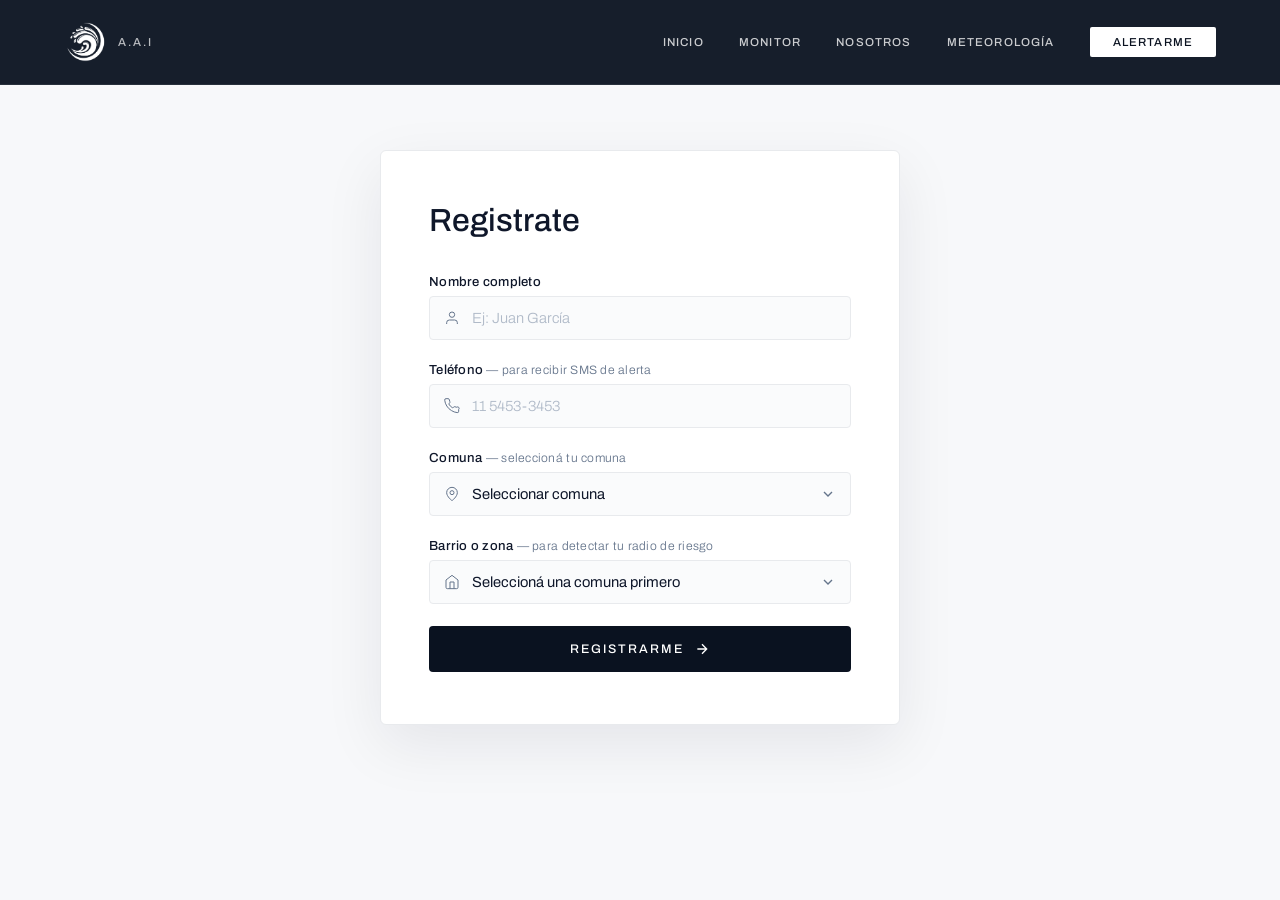
<file: esqueletos/Alerta.html>
<!DOCTYPE html>
<html lang="es" xmlns:th="http://www.thymeleaf.org">
<head>
    <meta charset="UTF-8">
    <meta name="viewport" content="width=device-width, initial-scale=1.0">
    <title>Alertarme | Alerta Agua</title>
    <link rel="preconnect" href="https://fonts.googleapis.com">
    <link href="https://fonts.googleapis.com/css2?family=Outfit:wght@300;400;500;600;700&family=Playfair+Display:ital,wght@0,400;1,400&display=swap" rel="stylesheet">
    <link rel="stylesheet" href="../estilos/AlertaStyle.css">
</head>
<body>

<nav class="navbar" id="navbar">
    <div class="nav-container">
        <a th:href="@{/}" href="../index.html" class="logo-wrapper">
            <img src="../imagenes/WhatsApp_Image_2026-04-23_at_10.22.41_PM-modified-removebg-preview.png"
                 class="main-logo" alt="Alerta Agua" />
            <span class="logo-subtext">A.A.I</span>
        </a>
        <div class="nav-menu">
            <a th:href="@{/}"                    href="../index.html">Inicio</a>
            <a th:href="@{/monitor-historico}"   href="Monitor.html">Monitor</a>
            <a th:href="@{/nosotros}"            href="Nosotros.html">Nosotros</a>
            <a th:href="@{/meteorologico}"       href="Meteorologia.html">Meteorología</a>
            <a th:href="@{/registro-inundacion}" href="Alerta.html" class="btn-nav active-link">Alertarme</a>
        </div>
        <button class="hamburger" id="hamburger" aria-label="Menú">
            <span></span><span></span><span></span>
        </button>
    </div>
</nav>

<section class="form-section">
    <div class="form-card">

        <div class="form-header">
            <h2 class="form-title">Registrate</h2>
        </div>

        <form th:action="@{/registro}" th:object="${usuarioForm}"
              action="registroExitoso.html" method="post" novalidate>

            <!-- Nombre -->
            <div class="field">
                <label for="nombre">Nombre completo</label>
                <div class="input-wrap">
                    <svg class="input-icon" viewBox="0 0 24 24" fill="none" stroke="currentColor" stroke-width="1.5">
                        <path d="M20 21v-2a4 4 0 0 0-4-4H8a4 4 0 0 0-4 4v2"/>
                        <circle cx="12" cy="7" r="4"/>
                    </svg>
                    <input id="nombre" type="text"
                           th:field="*{nombre}"
                           name="nombre"
                           placeholder="Ej: Juan García"
                           autocomplete="name" required />
                </div>
                <span class="field-error" th:errors="*{nombre}"></span>
            </div>

            <!-- Teléfono -->
            <div class="field">
                <label for="telefono">
                    Teléfono
                    <span class="label-hint">— para recibir SMS de alerta</span>
                </label>
                <div class="input-wrap">
                    <svg class="input-icon" viewBox="0 0 24 24" fill="none" stroke="currentColor" stroke-width="1.5">
                        <path d="M22 16.92v3a2 2 0 0 1-2.18 2 19.8 19.8 0 0 1-8.63-3.07A19.5 19.5 0 0 1 4.15 12a19.8 19.8 0 0 1-3.07-8.67A2 2 0 0 1 3.06 1h3a2 2 0 0 1 2 1.72c.13.96.36 1.9.7 2.81a2 2 0 0 1-.45 2.11L7.09 8.91a16 16 0 0 0 6 6l1.27-1.27a2 2 0 0 1 2.11-.45c.9.34 1.85.57 2.81.7A2 2 0 0 1 22 16.92z"/>
                    </svg>
                    <input id="telefono" type="tel"
                           th:field="*{telefono}"
                           name="telefono"
                           placeholder="11 5453-3453"
                           autocomplete="tel" required />
                </div>
                <span class="field-error" th:errors="*{telefono}"></span>
            </div>

            <!-- Comuna -->
            <div class="field">
                <label for="comuna">
                    Comuna
                    <span class="label-hint">— seleccioná tu comuna</span>
                </label>
                <div class="input-wrap">
                    <svg class="input-icon" viewBox="0 0 24 24" fill="none" stroke="currentColor" stroke-width="1.5">
                        <path d="M20 10c0 6-8 12-8 12S4 16 4 10a8 8 0 1 1 16 0z"/>
                        <circle cx="12" cy="10" r="3"/>
                    </svg>
                    <select id="comuna" name="comuna" required>
                        <option value="">Seleccionar comuna</option>
                        <option value="Comuna 1">Comuna 1</option>
                        <option value="Comuna 2">Comuna 2</option>
                        <option value="Comuna 3">Comuna 3</option>
                        <option value="Comuna 4">Comuna 4</option>
                        <option value="Comuna 5">Comuna 5</option>
                        <option value="Comuna 6">Comuna 6</option>
                        <option value="Comuna 7">Comuna 7</option>
                        <option value="Comuna 8">Comuna 8</option>
                        <option value="Comuna 9">Comuna 9</option>
                        <option value="Comuna 10">Comuna 10</option>
                        <option value="Comuna 11">Comuna 11</option>
                        <option value="Comuna 12">Comuna 12</option>
                        <option value="Comuna 13">Comuna 13</option>
                        <option value="Comuna 14">Comuna 14</option>
                        <option value="Comuna 15">Comuna 15</option>
                    </select>
                    <svg class="select-arrow" viewBox="0 0 24 24" fill="none" stroke="currentColor" stroke-width="2">
                        <polyline points="6 9 12 15 18 9"/>
                    </svg>
                </div>
            </div>

            <!-- Barrio / Zona (dinámico según comuna) -->
            <div class="field">
                <label for="direccion">
                    Barrio o zona
                    <span class="label-hint">— para detectar tu radio de riesgo</span>
                </label>
                <div class="input-wrap">
                    <svg class="input-icon" viewBox="0 0 24 24" fill="none" stroke="currentColor" stroke-width="1.5">
                        <path d="M3 9l9-7 9 7v11a2 2 0 0 1-2 2H5a2 2 0 0 1-2-2z"/>
                        <polyline points="9 22 9 12 15 12 15 22"/>
                    </svg>
                    <select id="direccion"
                            th:field="*{direccion}"
                            name="direccion"
                            required>
                        <option value="">Seleccioná una comuna primero</option>
                    </select>
                    <svg class="select-arrow" viewBox="0 0 24 24" fill="none" stroke="currentColor" stroke-width="2">
                        <polyline points="6 9 12 15 18 9"/>
                    </svg>
                </div>
                <span class="field-error" th:errors="*{direccion}"></span>
            </div>

            <button type="submit" class="submit-btn">
                <span>Registrarme</span>
                <svg viewBox="0 0 24 24" fill="none" stroke="currentColor" stroke-width="2">
                    <path d="M5 12h14M12 5l7 7-7 7"/>
                </svg>
            </button>

        </form>
    </div>
</section>

<script src="../JavaScript/Alertajs.js"></script>
</body>
</html>
</file>
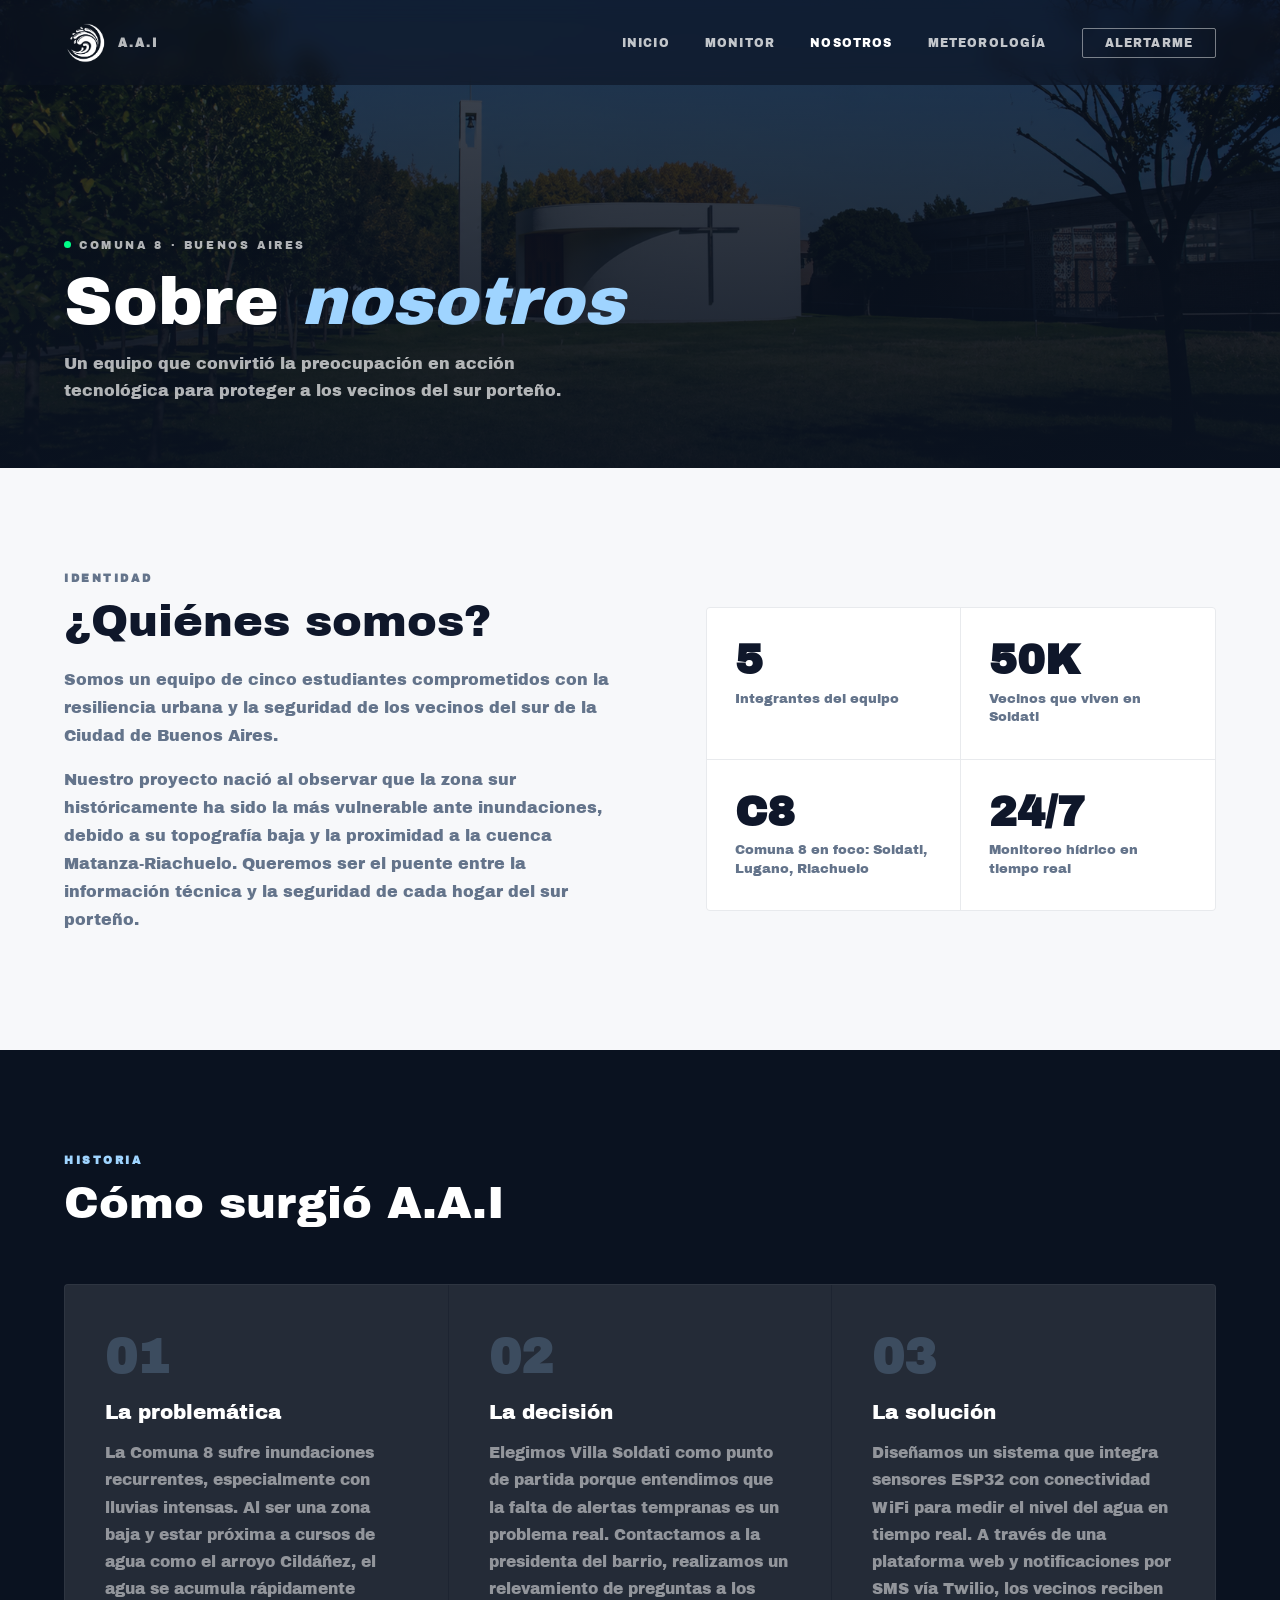
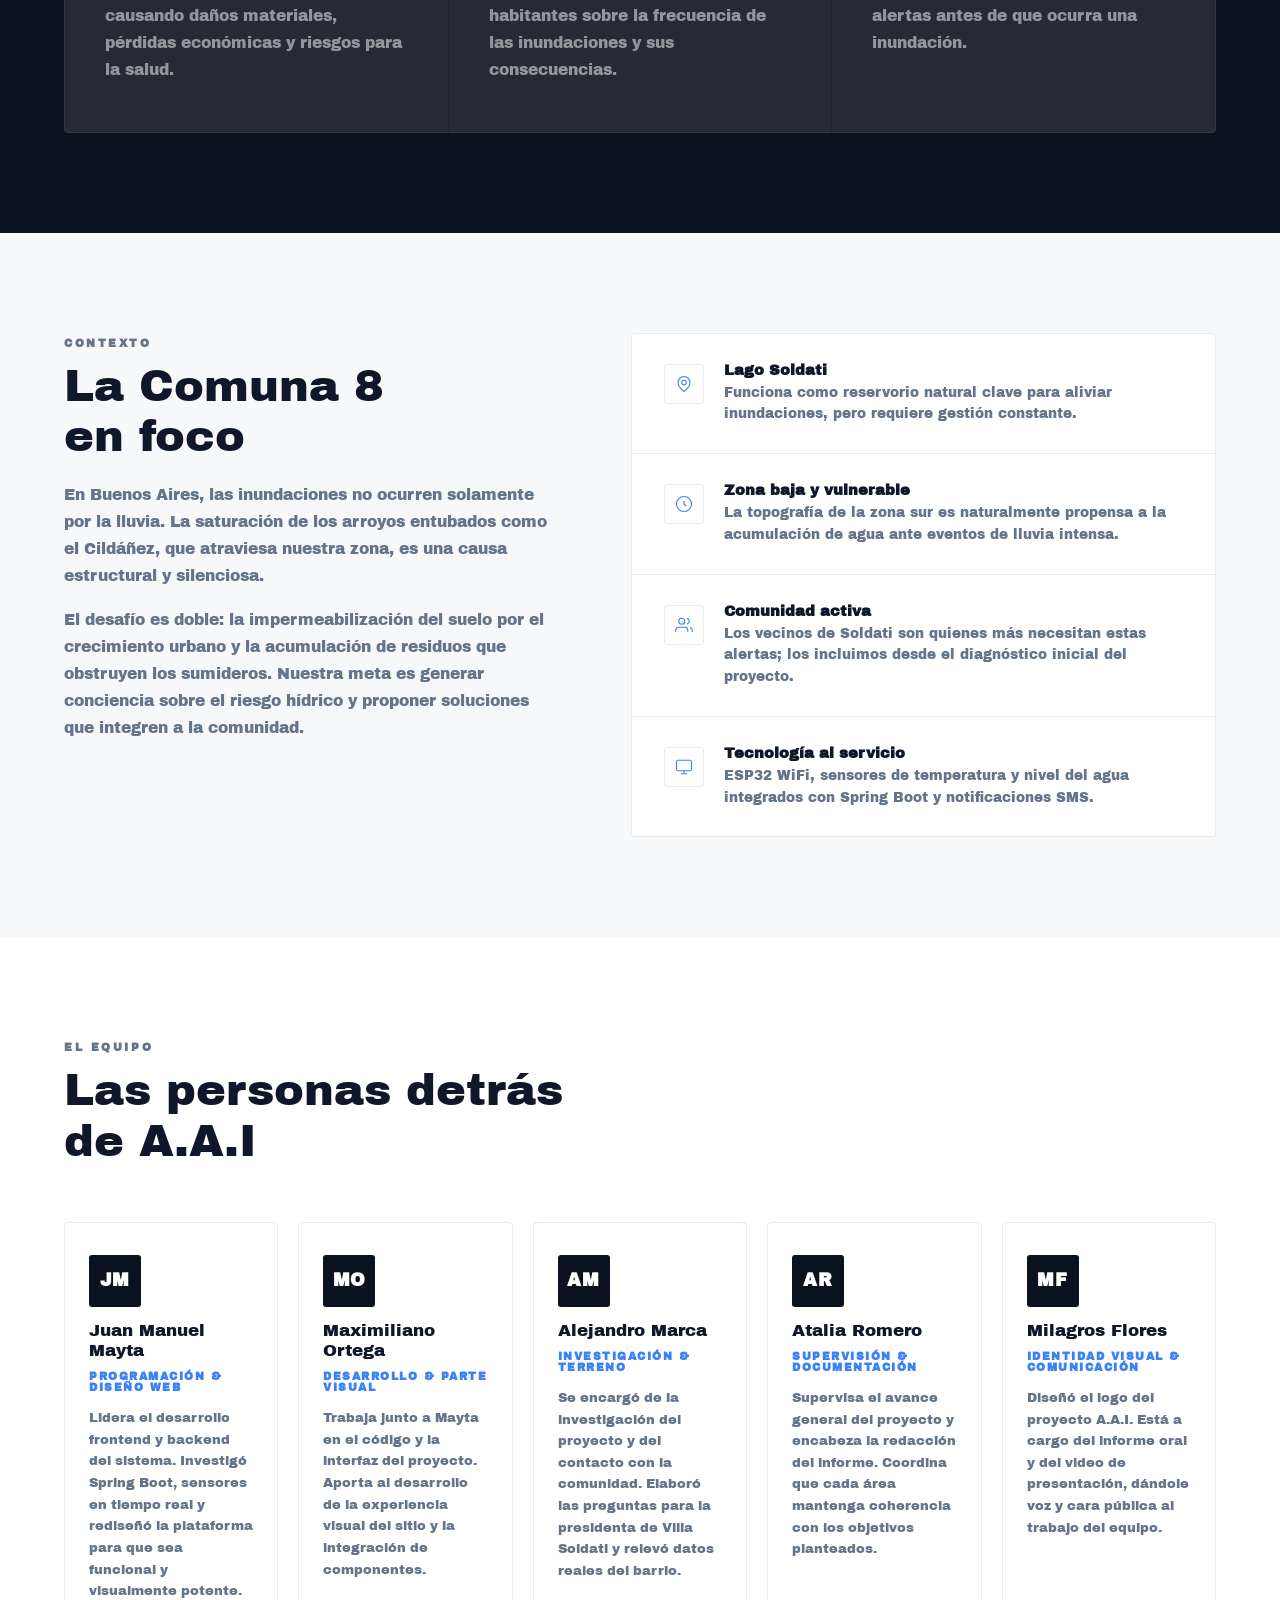
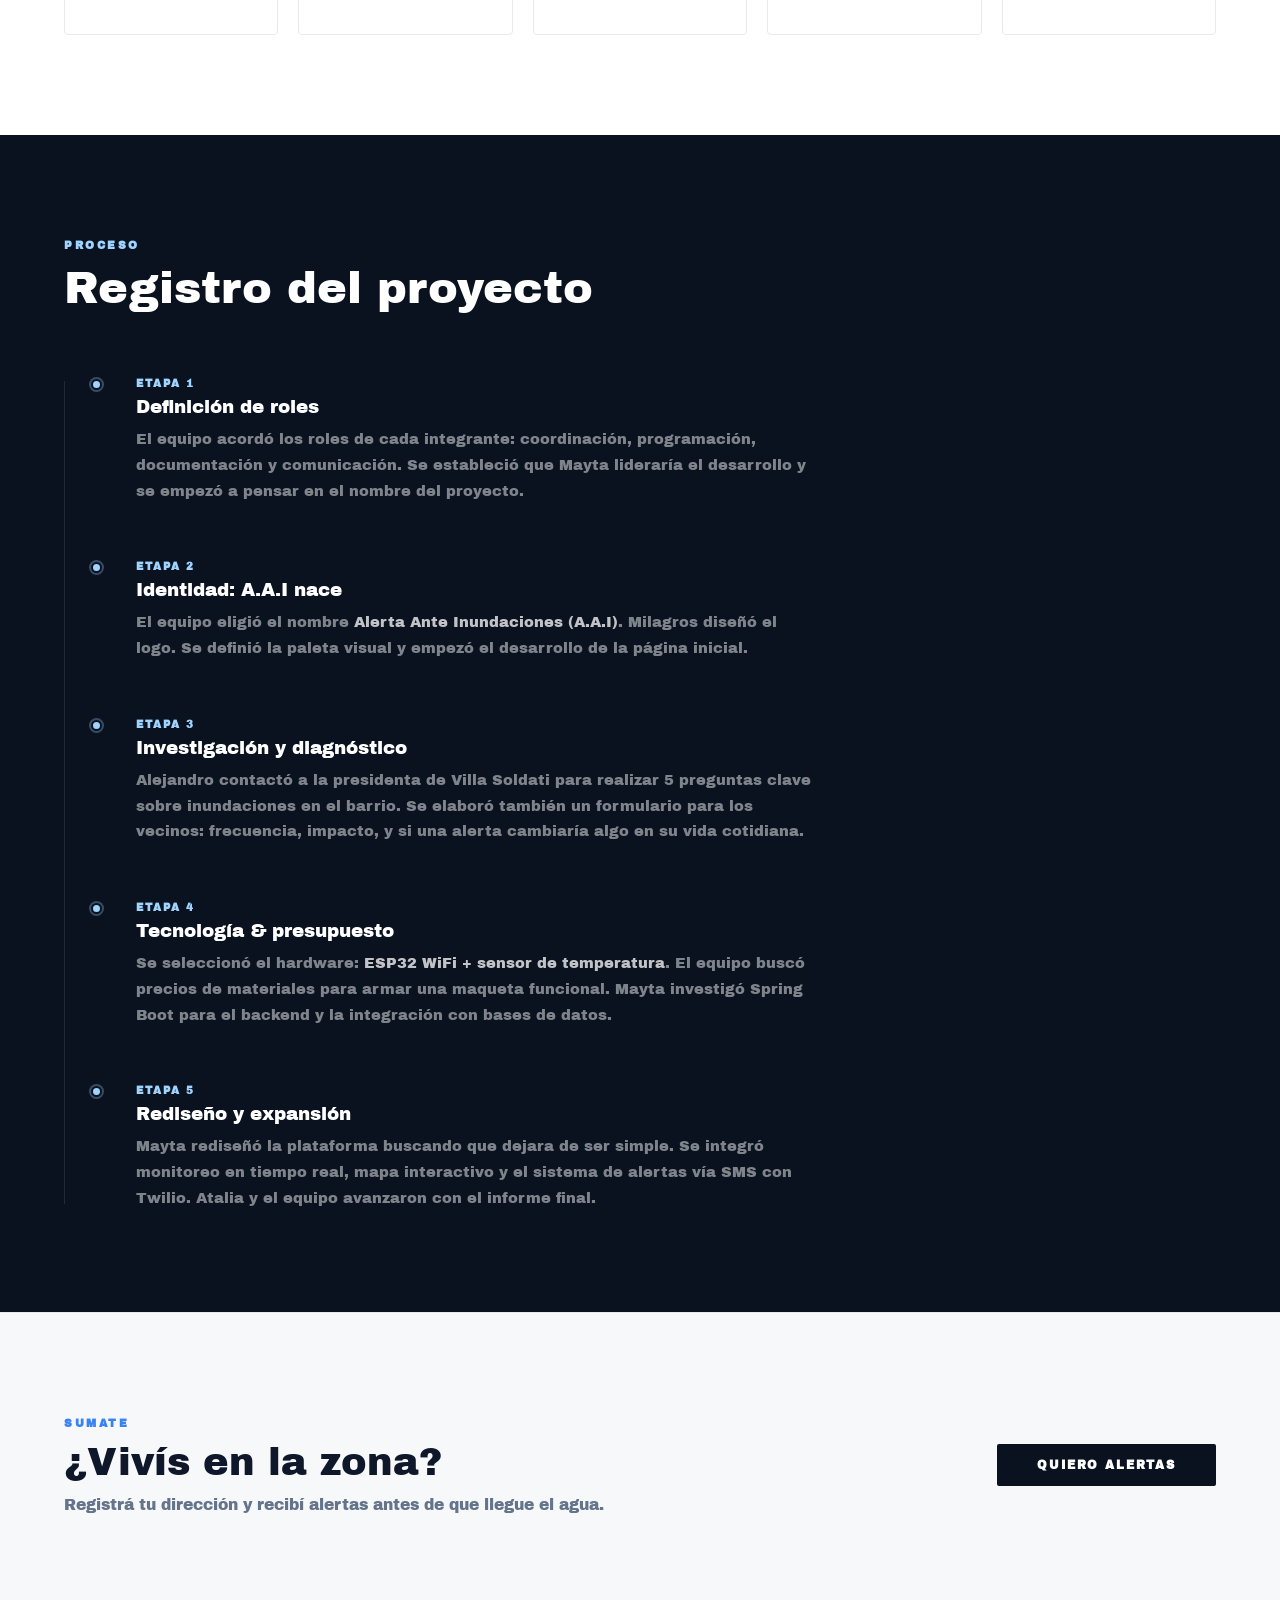
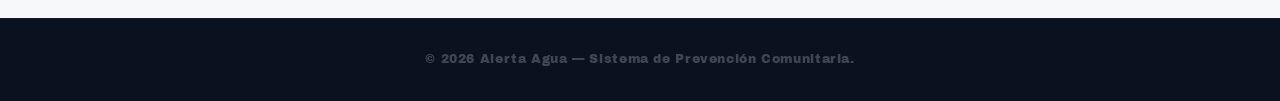
<file: esqueletos/Nosotros.html>
<!DOCTYPE html>
<html lang="es" xmlns:th="http://www.thymeleaf.org">
<head>
    <meta charset="UTF-8">
    <meta name="viewport" content="width=device-width, initial-scale=1.0">
    <title>Nosotros | Alerta Agua</title>
    <link rel="preconnect" href="https://fonts.googleapis.com">
    <link href="https://fonts.googleapis.com/css2?family=Outfit:wght@300;400;500;600;700&family=Playfair+Display:ital,wght@0,400;0,700;1,400&display=swap" rel="stylesheet">
<link rel="stylesheet" href="../estilos/NosotrosStye.css">
</head>
<body>

<!-- ─── NAVBAR ─────────────────────────────────────────────────── -->
<nav class="navbar" id="navbar">
    <div class="nav-container">
        <a th:href="@{/}" class="logo-wrapper">
            <img src="../imagenes/WhatsApp_Image_2026-04-23_at_10.22.41_PM-modified-removebg-preview.png"
                 class="main-logo" alt="Alerta Agua" />
            <span class="logo-subtext">A.A.I</span>
        </a>
        <div class="nav-menu">
            <a th:href="@{/}"                  href="../index.html">Inicio</a>
            <a th:href="@{/monitor-historico}" href="Monitor.html">Monitor</a>
            <a th:href="@{/nosotros}"          href="Nosotros.html" class="active-link">Nosotros</a>
            <a th:href="@{/meteorologico}"     href="Meteorologia.html">Meteorología</a>
            <a th:href="@{/registro-inundacion}" href="Alerta.html" class="btn-nav">Alertarme</a>
        </div>
        <button class="hamburger" id="hamburger" aria-label="Menú">
            <span></span><span></span><span></span>
        </button>
    </div>
</nav>

<!-- ─── HERO MINI ──────────────────────────────────────────────── -->
<div class="page-hero">
    <div class="page-hero-bg">
        <img src="../imagenes/Imagen_fatima.png" alt="Villa Soldati" />
        <div class="page-hero-overlay"></div>
    </div>
    <div class="page-hero-content">
        <span class="eyebrow">
            <span class="pulse-dot"></span>
            Comuna 8 · Buenos Aires
        </span>
        <h1>Sobre <em>nosotros</em></h1>
        <p>Un equipo que convirtió la preocupación en acción tecnológica para proteger a los vecinos del sur porteño.</p>
    </div>
</div>

<!-- ─── INTRO / QUIÉNES SOMOS ──────────────────────────────────── -->
<section class="section-intro">
    <div class="container">
        <div class="intro-grid">
            <div class="intro-copy">
                <span class="section-label">Identidad</span>
                <h2 class="section-heading">¿Quiénes somos?</h2>
                <p>Somos un equipo de cinco estudiantes comprometidos con la resiliencia urbana y la seguridad de los vecinos del sur de la Ciudad de Buenos Aires.</p>
                <p>Nuestro proyecto nació al observar que la zona sur históricamente ha sido la más vulnerable ante inundaciones, debido a su topografía baja y la proximidad a la cuenca Matanza-Riachuelo. Queremos ser el puente entre la información técnica y la seguridad de cada hogar del sur porteño.</p>
            </div>
            <div class="intro-stats">
                <div class="stat-box">
                    <span class="stat-num">5</span>
                    <span class="stat-desc">Integrantes del equipo</span>
                </div>
                <div class="stat-box">
                    <span class="stat-num">50K</span>
                    <span class="stat-desc">Vecinos que viven en Soldati</span>
                </div>
                <div class="stat-box">
                    <span class="stat-num">C8</span>
                    <span class="stat-desc">Comuna 8 en foco: Soldati, Lugano, Riachuelo</span>
                </div>
                <div class="stat-box">
                    <span class="stat-num">24/7</span>
                    <span class="stat-desc">Monitoreo hídrico en tiempo real</span>
                </div>
            </div>
        </div>
    </div>
</section>

<!-- ─── ORIGEN DEL PROYECTO ────────────────────────────────────── -->
<section class="section-origin">
    <div class="container">
        <div class="origin-header">
            <span class="section-label light">Historia</span>
            <h2 class="section-heading light">Cómo surgió A.A.I</h2>
        </div>
        <div class="origin-cards">
            <div class="origin-card">
                <div class="origin-num">01</div>
                <h3>La problemática</h3>
                <p>La Comuna 8 sufre inundaciones recurrentes, especialmente con lluvias intensas. Al ser una zona baja y estar próxima a cursos de agua como el arroyo Cildáñez, el agua se acumula rápidamente causando daños materiales, pérdidas económicas y riesgos para la salud.</p>
            </div>
            <div class="origin-card">
                <div class="origin-num">02</div>
                <h3>La decisión</h3>
                <p>Elegimos Villa Soldati como punto de partida porque entendimos que la falta de alertas tempranas es un problema real. Contactamos a la presidenta del barrio, realizamos un relevamiento de preguntas a los habitantes sobre la frecuencia de las inundaciones y sus consecuencias.</p>
            </div>
            <div class="origin-card">
                <div class="origin-num">03</div>
                <h3>La solución</h3>
                <p>Diseñamos un sistema que integra sensores ESP32 con conectividad WiFi para medir el nivel del agua en tiempo real. A través de una plataforma web y notificaciones por SMS vía Twilio, los vecinos reciben alertas antes de que ocurra una inundación.</p>
            </div>
        </div>
    </div>
</section>

<!-- ─── CONTEXTO ────────────────────────────────────────────────── -->
<section class="section-context">
    <div class="container">
        <div class="context-layout">
            <div class="context-copy">
                <span class="section-label">Contexto</span>
                <h2 class="section-heading">La Comuna 8<br>en foco</h2>
                <p>En Buenos Aires, las inundaciones no ocurren solamente por la lluvia. La saturación de los arroyos entubados como el Cildáñez, que atraviesa nuestra zona, es una causa estructural y silenciosa.</p>
                <p>El desafío es doble: la impermeabilización del suelo por el crecimiento urbano y la acumulación de residuos que obstruyen los sumideros. Nuestra meta es generar conciencia sobre el riesgo hídrico y proponer soluciones que integren a la comunidad.</p>
            </div>
            <div class="context-highlights">
                <div class="highlight-item">
                    <div class="highlight-icon">
                        <svg viewBox="0 0 24 24" fill="none" stroke="currentColor" stroke-width="1.5"><path d="M20 10c0 6-8 12-8 12S4 16 4 10a8 8 0 1 1 16 0z"/><circle cx="12" cy="10" r="3"/></svg>
                    </div>
                    <div>
                        <h4>Lago Soldati</h4>
                        <p>Funciona como reservorio natural clave para aliviar inundaciones, pero requiere gestión constante.</p>
                    </div>
                </div>
                <div class="highlight-item">
                    <div class="highlight-icon">
                        <svg viewBox="0 0 24 24" fill="none" stroke="currentColor" stroke-width="1.5"><path d="M12 2C6.5 2 2 6.5 2 12s4.5 10 10 10 10-4.5 10-10S17.5 2 12 2"/><path d="M12 8v4l3 3"/></svg>
                    </div>
                    <div>
                        <h4>Zona baja y vulnerable</h4>
                        <p>La topografía de la zona sur es naturalmente propensa a la acumulación de agua ante eventos de lluvia intensa.</p>
                    </div>
                </div>
                <div class="highlight-item">
                    <div class="highlight-icon">
                        <svg viewBox="0 0 24 24" fill="none" stroke="currentColor" stroke-width="1.5"><path d="M17 21v-2a4 4 0 0 0-4-4H5a4 4 0 0 0-4 4v2"/><circle cx="9" cy="7" r="4"/><path d="M23 21v-2a4 4 0 0 0-3-3.87"/><path d="M16 3.13a4 4 0 0 1 0 7.75"/></svg>
                    </div>
                    <div>
                        <h4>Comunidad activa</h4>
                        <p>Los vecinos de Soldati son quienes más necesitan estas alertas; los incluimos desde el diagnóstico inicial del proyecto.</p>
                    </div>
                </div>
                <div class="highlight-item">
                    <div class="highlight-icon">
                        <svg viewBox="0 0 24 24" fill="none" stroke="currentColor" stroke-width="1.5"><rect x="2" y="3" width="20" height="14" rx="2"/><path d="M8 21h8M12 17v4"/></svg>
                    </div>
                    <div>
                        <h4>Tecnología al servicio</h4>
                        <p>ESP32 WiFi, sensores de temperatura y nivel del agua integrados con Spring Boot y notificaciones SMS.</p>
                    </div>
                </div>
            </div>
        </div>
    </div>
</section>

<!-- ─── EQUIPO ──────────────────────────────────────────────────── -->
<section class="section-team">
    <div class="container">
        <div class="team-header">
            <span class="section-label">El equipo</span>
            <h2 class="section-heading">Las personas detrás<br>de A.A.I</h2>
        </div>
        <div class="team-grid">

            <div class="team-card">
                <div class="team-avatar">JM</div>
                <h3>Juan Manuel Mayta</h3>
                <span class="team-role">Programación & Diseño Web</span>
                <p>Lidera el desarrollo frontend y backend del sistema. Investigó Spring Boot, sensores en tiempo real y rediseñó la plataforma para que sea funcional y visualmente potente.</p>
            </div>

            <div class="team-card">
                <div class="team-avatar">MO</div>
                <h3>Maximiliano Ortega</h3>
                <span class="team-role">Desarrollo & Parte Visual</span>
                <p>Trabaja junto a Mayta en el código y la interfaz del proyecto. Aporta al desarrollo de la experiencia visual del sitio y la integración de componentes.</p>
            </div>

            <div class="team-card">
                <div class="team-avatar">AM</div>
                <h3>Alejandro Marca</h3>
                <span class="team-role">Investigación & Terreno</span>
                <p>Se encargó de la investigación del proyecto y del contacto con la comunidad. Elaboró las preguntas para la presidenta de Villa Soldati y relevó datos reales del barrio.</p>
            </div>

            <div class="team-card">
                <div class="team-avatar">AR</div>
                <h3>Atalia Romero</h3>
                <span class="team-role">Supervisión & Documentación</span>
                <p>Supervisa el avance general del proyecto y encabeza la redacción del informe. Coordina que cada área mantenga coherencia con los objetivos planteados.</p>
            </div>

            <div class="team-card">
                <div class="team-avatar">MF</div>
                <h3>Milagros Flores</h3>
                <span class="team-role">Identidad Visual & Comunicación</span>
                <p>Diseñó el logo del proyecto A.A.I. Está a cargo del informe oral y del video de presentación, dándole voz y cara pública al trabajo del equipo.</p>
            </div>

        </div>
    </div>
</section>

<!-- ─── TIMELINE ────────────────────────────────────────────────── -->
<section class="section-timeline">
    <div class="container">
        <div class="timeline-header">
            <span class="section-label light">Proceso</span>
            <h2 class="section-heading light">Registro del proyecto</h2>
        </div>
        <div class="timeline">

            <div class="tl-item">
                <div class="tl-dot"></div>
                <div class="tl-content">
                    <span class="tl-tag">Etapa 1</span>
                    <h4>Definición de roles</h4>
                    <p>El equipo acordó los roles de cada integrante: coordinación, programación, documentación y comunicación. Se estableció que Mayta lideraría el desarrollo y se empezó a pensar en el nombre del proyecto.</p>
                </div>
            </div>

            <div class="tl-item">
                <div class="tl-dot"></div>
                <div class="tl-content">
                    <span class="tl-tag">Etapa 2</span>
                    <h4>Identidad: A.A.I nace</h4>
                    <p>El equipo eligió el nombre <strong>Alerta Ante Inundaciones (A.A.I)</strong>. Milagros diseñó el logo. Se definió la paleta visual y empezó el desarrollo de la página inicial.</p>
                </div>
            </div>

            <div class="tl-item">
                <div class="tl-dot"></div>
                <div class="tl-content">
                    <span class="tl-tag">Etapa 3</span>
                    <h4>Investigación y diagnóstico</h4>
                    <p>Alejandro contactó a la presidenta de Villa Soldati para realizar 5 preguntas clave sobre inundaciones en el barrio. Se elaboró también un formulario para los vecinos: frecuencia, impacto, y si una alerta cambiaría algo en su vida cotidiana.</p>
                </div>
            </div>

            <div class="tl-item">
                <div class="tl-dot"></div>
                <div class="tl-content">
                    <span class="tl-tag">Etapa 4</span>
                    <h4>Tecnología & presupuesto</h4>
                    <p>Se seleccionó el hardware: <strong>ESP32 WiFi + sensor de temperatura</strong>. El equipo buscó precios de materiales para armar una maqueta funcional. Mayta investigó Spring Boot para el backend y la integración con bases de datos.</p>
                </div>
            </div>

            <div class="tl-item">
                <div class="tl-dot"></div>
                <div class="tl-content">
                    <span class="tl-tag">Etapa 5</span>
                    <h4>Rediseño y expansión</h4>
                    <p>Mayta rediseñó la plataforma buscando que dejara de ser simple. Se integró monitoreo en tiempo real, mapa interactivo y el sistema de alertas vía SMS con Twilio. Atalia y el equipo avanzaron con el informe final.</p>
                </div>
            </div>

        </div>
    </div>
</section>

<!-- ─── CTA ─────────────────────────────────────────────────────── -->
<section class="section-cta">
    <div class="container">
        <div class="cta-inner">
            <div>
                <span class="section-label">Sumate</span>
                <h2 class="cta-title">¿Vivís en la zona?</h2>
                <p>Registrá tu dirección y recibí alertas antes de que llegue el agua.</p>
            </div>
            <a th:href="@{/registro-inundacion}" class="btn-cta">Quiero alertas</a>
        </div>
    </div>
</section>

<!-- ─── FOOTER ─────────────────────────────────────────────────── -->
<footer class="footer">
    <p>&copy; 2026 Alerta Agua — Sistema de Prevención Comunitaria.</p>
</footer>

<script src="../JavaScript/Nostrosjs.js"></script>
</body>
</html>
</file>
<file: estilos/AlertaStyle.css>
@import url('https://fonts.googleapis.com/css2?family=Archivo:wght@300;400;500;600&display=swap');

:root {
    --primary:      #9fd4ff;
    --dark-navy:    #0a1220;
    --white:        #ffffff;
    --off-white:    #f7f8fa;
    --border:       #e8eaed;
    --border-focus: #9fd4ff;
    --text-dark:    #0f172a;
    --text-muted:   #64748b;
    --gray-muted:   rgba(255,255,255,0.68);
    --error:        #ef4444;
    --nav-height:   85px;

    --font-body:    "Archivo", sans-serif;
    --font-serif:   "Archivo", sans-serif;
}

/* ─── RESET ───────────────────────────────────────────────────────── */
*, *::before, *::after { margin: 0; padding: 0; box-sizing: border-box; }
html { scroll-behavior: smooth; }

body {
    font-family: var(--font-body);
    background: var(--off-white);
    color: var(--text-dark);
    overflow-x: hidden;
    -webkit-font-smoothing: antialiased;
}

a   { text-decoration: none; }
img { display: block; max-width: 100%; }

/* ─── NAVBAR ──────────────────────────────────────────────────────── */
.navbar {
    position: fixed;
    top: 0; left: 0; right: 0;
    height: var(--nav-height);
    background: rgba(10, 18, 32, 0.95);
    backdrop-filter: blur(18px);
    -webkit-backdrop-filter: blur(18px);
    border-bottom: 1px solid rgba(255,255,255,0.08);
    z-index: 1000;
    display: flex;
    align-items: center;
    transition: height 0.3s ease;
}

.navbar.scrolled { height: 68px; }

.nav-container {
    width: 90%; max-width: 1400px;
    margin: 0 auto;
    display: flex; justify-content: space-between; align-items: center;
}

.logo-wrapper { display: flex; align-items: center; gap: 10px; }

.main-logo { height: 44px; filter: brightness(0) invert(1); }

.logo-subtext {
    color: var(--white);
    font-weight: 500;
    letter-spacing: 0.18em;
    font-size: 0.72rem;
    text-transform: uppercase;
    opacity: 0.7;
}

.nav-menu { display: flex; gap: 2.2rem; align-items: center; }

.nav-menu a {
    color: rgba(255,255,255,0.78);
    font-size: 0.72rem;
    font-weight: 500;   
     text-transform: uppercase;
    letter-spacing: 0.1em;
    transition: color 0.2s;
}

.nav-menu a:hover,
.nav-menu a.active-link { color: var(--white); }

.btn-nav {
    border: 1px solid rgba(255,255,255,0.45) !important;
    padding: 8px 22px !important;
    border-radius: 2px !important;
    transition: background 0.25s, color 0.25s !important;
}

.btn-nav:hover,
.btn-nav.active-link {
    background: var(--white) !important;
    color: var(--dark-navy) !important;
}

/* Hamburger */
.hamburger {
    display: none;
    flex-direction: column;
    justify-content: center;
    gap: 5px;
    background: none; border: none;
    cursor: pointer; padding: 6px;
    z-index: 2100; position: relative;
}

.hamburger span {
    display: block;
    width: 24px; height: 1.5px;
    background: var(--white); border-radius: 2px;
    transition: transform 0.3s, opacity 0.3s;
}

.hamburger.open span:nth-child(1) { transform: translateY(6.5px) rotate(45deg); }
.hamburger.open span:nth-child(2) { opacity: 0; }
.hamburger.open span:nth-child(3) { transform: translateY(-6.5px) rotate(-45deg); }

/* ─── FORM SECTION ────────────────────────────────────────────────── */
.form-section {
    display: flex;
    justify-content: center;
    padding: 150px 20px 80px;
}

.form-card {
    background: var(--white);
    width: 100%; max-width: 520px;
    border: 1px solid var(--border);
    border-radius: 6px;
    padding: 52px 48px;
    box-shadow: 0 20px 60px rgba(10,18,32,0.08);
}

.form-header { margin-bottom: 36px; }

.form-title {
    font-family: var(--font-serif);
    font-size: 2rem;
    font-weight: 500;
    color: var(--text-dark);
    line-height: 1.1;
}

/* ─── FIELDS ──────────────────────────────────────────────────────── */
.field {
    margin-bottom: 22px;
    display: flex;
    flex-direction: column;
    gap: 7px;
}

.field label {
    font-size: 0.82rem;
    font-weight: 500;
    color: var(--text-dark);
    letter-spacing: 0.02em;
}

.label-hint {
    font-weight: 300;
    color: var(--text-muted);
    font-size: 0.76rem;
}

/* ─── INPUT WRAP ──────────────────────────────────────────────────── */
.input-wrap {
    position: relative;
    display: flex;
    align-items: center;
    border: 1px solid var(--border);
    border-radius: 4px;
    background: #fafbfc;
    transition: border-color 0.2s, box-shadow 0.2s;
}

.input-wrap.focused {
    border-color: var(--border-focus);
    box-shadow: 0 0 0 3px rgba(159,212,255,0.18);
    background: var(--white);
}

.input-icon {
    position: absolute;
    left: 14px;
    width: 16px; height: 16px;
    color: var(--text-muted);
    pointer-events: none;
    flex-shrink: 0;
    transition: color 0.2s;
}

.input-wrap.focused .input-icon { color: #3b82f6; }

/* Input texto */
.input-wrap input {
    width: 100%;
    padding: 13px 14px 13px 42px;
    border: none;
    background: transparent;
    font-family: var(--font-body);
    font-size: 0.92rem;
    font-weight: 400;
    color: var(--text-dark);
    outline: none;
}

.input-wrap input::placeholder {
    color: #b0bac8;
    font-weight: 300;
}

/* ─── SELECT ──────────────────────────────────────────────────────── */
.input-wrap select {
    width: 100%;
    padding: 13px 42px 13px 42px; /* izq: icono | der: flecha */
    border: none;
    background: transparent;
    font-family: var(--font-body);
    font-size: 0.92rem;
    font-weight: 400;
    color: var(--text-dark);
    outline: none;
    cursor: pointer;
    appearance: none;           /* quita la flecha nativa del browser */
    -webkit-appearance: none;
}

/* Opción por defecto en gris */
.input-wrap select option[value=""] { color: #b0bac8; }

/* Flecha personalizada */
.select-arrow {
    position: absolute;
    right: 14px;
    width: 16px; height: 16px;
    color: var(--text-muted);
    pointer-events: none;
    transition: color 0.2s, transform 0.2s;
}

.input-wrap.focused .select-arrow {
    color: #3b82f6;
    transform: rotate(180deg);
}

/* ─── ERROR ───────────────────────────────────────────────────────── */
.field-error {
    font-size: 0.76rem;
    color: var(--error);
    font-weight: 500;
    display: none;
}

.field-error:not(:empty) { display: block; }

/* ─── SUBMIT BTN ──────────────────────────────────────────────────── */
.submit-btn {
    width: 100%;
    display: flex;
    align-items: center;
    justify-content: center;
    gap: 10px;
    padding: 15px 24px;
    background: var(--dark-navy);
    color: var(--white);
    border: none;
    border-radius: 4px;
    font-family: var(--font-body);
    font-size: 0.78rem;
    font-weight: 500;
    text-transform: uppercase;
    letter-spacing: 0.16em;
    cursor: pointer;
    transition: background 0.3s, transform 0.2s;
    margin-top: 8px;
}

.submit-btn svg { width: 16px; height: 16px; transition: transform 0.25s; }
.submit-btn:hover { background: #1a2d4a; transform: translateY(-1px); }
.submit-btn:hover svg { transform: translateX(4px); }
.submit-btn:active { transform: translateY(0); }

/* ─── RESPONSIVE ──────────────────────────────────────────────────── */
@media (max-width: 768px) {
    .hamburger { display: flex; }

    .nav-menu {
        position: fixed;
        top: 0; left: 0;
        width: 100%; height: 100vh;
        background: var(--dark-navy);
        display: flex;
        flex-direction: column;
        justify-content: center;
        align-items: center;
        gap: 2.5rem;
        transform: translateY(-100%);
        transition: transform 0.5s cubic-bezier(0.77, 0.2, 0.05, 1.0);
        z-index: 1500;
        visibility: hidden;
    }

    .nav-menu.open { transform: translateY(0); visibility: visible; }
    .nav-menu a    { font-size: 1.1rem; letter-spacing: 0.14em; }
    .btn-nav       { padding: 12px 32px !important; font-size: 1rem !important; }
    .form-card     { padding: 36px 28px; }
}

@media (max-width: 480px) {
    .form-section { padding: 150px 16px 80px; }
    .form-card    { padding: 32px 22px; }
    .form-title   { font-size: 1.7rem; }
    .input-wrap input,
    .input-wrap select { font-size: 1rem; }
}
</file>
<file: estilos/NosotrosStye.css>
@import url('https://fonts.googleapis.com/css2?family=Archivo+Black&family=Archivo:wght@300;400;700&display=swap');

:root {
    --primary:    #9fd4ff;
    --dark-navy:  #0a1220;
    --white:      #ffffff;
    --off-white:  #f7f8fa;
    --border:     #e8eaed;
    --text-dark:  #0f172a;
    --text-muted: #64748b;
    --gray-muted: rgba(255,255,255,0.68);
    --nav-height: 85px;
    --font-body:  "Archivo Black", sans-serif;
    --font-serif: "Archivo Black", sans-serif;
}

*, *::before, *::after { margin: 0; padding: 0; box-sizing: border-box; }
html { scroll-behavior: smooth; }

body {
    font-family: var(--font-body);
    background: var(--white);
    color: var(--text-dark);
    overflow-x: hidden;
    -webkit-font-smoothing: antialiased;
}

a { text-decoration: none; }
img { display: block; max-width: 100%; }

p {
    font-size: 0.97rem;
    font-weight: 300;
    color: var(--text-muted);
    line-height: 1.75;
}

/* ─── NAVBAR ──────────────────────────────────────────────────────── */
.navbar {
    position: fixed;
    top: 0; left: 0; right: 0;
    height: var(--nav-height);
    background: rgba(10, 18, 32, 0.60);
    backdrop-filter: blur(10px);
    -webkit-backdrop-filter: blur(10px);
    z-index: 1000;
    display: flex;
    align-items: center;
    transition: background 0.4s ease, height 0.3s ease;
}

.navbar.scrolled {
    background: rgba(10, 18, 32, 0.92);
    backdrop-filter: blur(20px);
    -webkit-backdrop-filter: blur(20px);
    height: 68px;
    border-bottom: 1px solid rgba(255,255,255,0.08);
}

.nav-container {
    width: 90%; max-width: 1400px;
    margin: 0 auto;
    display: flex; justify-content: space-between; align-items: center;
}

.logo-wrapper { display: flex; align-items: center; gap: 10px; }
.main-logo    { height: 44px; filter: brightness(0) invert(1); }

.logo-subtext {
    color: var(--white);
    font-weight: 700;
    letter-spacing: 0.18em;
    font-size: 0.72rem;
    text-transform: uppercase;
    opacity: 0.7;
}

.nav-menu { display: flex; gap: 2.2rem; align-items: center; }

.nav-menu a {
    color: rgba(255,255,255,0.75);
    font-size: 0.72rem;
    font-weight: 500;
    text-transform: uppercase;
    letter-spacing: 0.1em;
    transition: color 0.2s;
}

.nav-menu a:hover,
.nav-menu a.active-link { color: var(--white); }

.btn-nav {
    border: 1px solid rgba(255,255,255,0.45) !important;
    padding: 8px 22px !important;
    border-radius: 2px !important;
    transition: background 0.25s, color 0.25s !important;
}

.btn-nav:hover {
    background: var(--white) !important;
    color: var(--dark-navy) !important;
}

.hamburger {
    display: none;
    flex-direction: column;
    justify-content: center;
    gap: 5px;
    background: none; border: none;
    cursor: pointer; padding: 6px;
    z-index: 1100;
}

.hamburger span {
    display: block;
    width: 24px; height: 1.5px;
    background: var(--white);
    border-radius: 2px;
    transition: transform 0.3s, opacity 0.3s;
}

.hamburger.open span:nth-child(1) { transform: translateY(6.5px) rotate(45deg); }
.hamburger.open span:nth-child(2) { opacity: 0; }
.hamburger.open span:nth-child(3) { transform: translateY(-6.5px) rotate(-45deg); }

/* ─── HERO ────────────────────────────────────────────────────────── */
.page-hero {
    position: relative;
    height: 52vh;
    min-height: 380px;
    display: flex;
    align-items: flex-end;
    overflow: hidden;
    background: var(--dark-navy);
}

.page-hero-bg { position: absolute; inset: 0; }

.page-hero-bg img {
    width: 100%; height: 100%;
    object-fit: cover;
    opacity: 0.32;
    animation: slowzoom 20s ease-in-out infinite alternate;
}

@keyframes slowzoom {
    from { transform: scale(1.0); }
    to   { transform: scale(1.07); }
}

.page-hero-overlay {
    position: absolute; inset: 0;
    background: linear-gradient(to bottom, rgba(10,18,32,0.25) 0%, rgba(10,18,32,0.88) 100%);
}

.page-hero-content {
    position: relative; z-index: 2;
    width: 90%; max-width: 1200px;
    margin: 0 auto;
    padding-bottom: 64px;
    color: var(--white);
    animation: fadeup 1s ease forwards;
}

@keyframes fadeup {
    from { opacity: 0; transform: translateY(24px); }
    to   { opacity: 1; transform: translateY(0); }
}

.eyebrow {
    display: inline-flex;
    align-items: center;
    gap: 8px;
    font-size: 0.68rem;
    text-transform: uppercase;
    letter-spacing: 0.24em;
    color: var(--gray-muted);
    margin-bottom: 16px;
}

.pulse-dot {
    width: 7px; height: 7px;
    background: #00ff88;
    border-radius: 50%;
    animation: pulsering 2s infinite;
    flex-shrink: 0;
}

@keyframes pulsering {
    0%   { box-shadow: 0 0 0 0   rgba(0,255,136,0.5); }
    70%  { box-shadow: 0 0 0 8px rgba(0,255,136,0);   }
    100% { box-shadow: 0 0 0 0   rgba(0,255,136,0);   }
}

.page-hero-content h1 {
    font-family: var(--font-serif);
    font-size: clamp(2.4rem, 6vw, 4.2rem);
    font-weight: 400;
    line-height: 1.05;
    margin-bottom: 14px;
}

.page-hero-content h1 em {
    font-style: italic;
    color: var(--primary);
}

.page-hero-content > p {
    font-size: 1rem;
    font-weight: 300;
    color: var(--gray-muted);
    max-width: 520px;
    line-height: 1.65;
}

/* ─── SHARED ──────────────────────────────────────────────────────── */
.container { width: 90%; max-width: 1200px; margin: 0 auto; }

.section-label {
    display: inline-block;
    font-size: 0.67rem;
    font-weight: 600;
    text-transform: uppercase;
    letter-spacing: 0.24em;
    color: var(--text-muted);
    margin-bottom: 12px;
}

.section-label.light { color: var(--primary); }

.section-heading {
    font-family: var(--font-serif);
    font-size: clamp(1.9rem, 4vw, 2.8rem);
    font-weight: 400;
    line-height: 1.12;
    color: var(--text-dark);
    margin-bottom: 20px;
}

.section-heading.light { color: var(--white); }

/* ─── INTRO ───────────────────────────────────────────────────────── */
.section-intro {
    padding: 100px 0;
    background: var(--off-white);
}

.intro-grid {
    display: grid;
    grid-template-columns: 1.1fr 1fr;
    gap: 80px;
    align-items: center;
}

.intro-copy p {
    margin-bottom: 16px;
    font-size: 1rem;
}

.intro-stats {
    display: grid;
    grid-template-columns: 1fr 1fr;
    gap: 1px;
    background: var(--border);
    border: 1px solid var(--border);
    border-radius: 4px;
    overflow: hidden;
}

.stat-box {
    background: var(--white);
    padding: 32px 28px;
    display: flex;
    flex-direction: column;
    gap: 8px;
}

.stat-num {
    font-family: var(--font-serif);
    font-size: 2.6rem;
    font-weight: 700;
    color: var(--text-dark);
    line-height: 1;
}

.stat-desc {
    font-size: 0.82rem;
    font-weight: 400;
    color: var(--text-muted);
    line-height: 1.4;
}

/* ─── ORIGIN ──────────────────────────────────────────────────────── */
.section-origin {
    padding: 100px 0;
    background: var(--dark-navy);
}

.origin-header { margin-bottom: 56px; }

.origin-cards {
    display: grid;
    grid-template-columns: repeat(3, 1fr);
    gap: 1px;
    background: rgba(255,255,255,0.08);
    border: 1px solid rgba(255,255,255,0.08);
    border-radius: 4px;
    overflow: hidden;
}

.origin-card {
    background: rgba(255,255,255,0.03);
    padding: 48px 40px;
    display: flex;
    flex-direction: column;
    gap: 16px;
    transition: background 0.3s;
}

.origin-card:hover { background: rgba(255,255,255,0.06); }

.origin-num {
    font-family: var(--font-serif);
    font-size: 3rem;
    font-weight: 700;
    color: rgba(159,212,255,0.2);
    line-height: 1;
    margin-bottom: 4px;
}

.origin-card h3 {
    font-family: var(--font-serif);
    font-size: 1.25rem;
    font-weight: 400;
    color: var(--white);
}

.origin-card p { color: rgba(255,255,255,0.5); }

/* ─── CONTEXT ─────────────────────────────────────────────────────── */
.section-context {
    padding: 100px 0;
    background: var(--off-white);
}

.context-layout {
    display: grid;
    grid-template-columns: 1fr 1.2fr;
    gap: 80px;
    align-items: start;
}

.context-copy p { margin-bottom: 16px; }

.context-highlights {
    display: flex;
    flex-direction: column;
    gap: 0;
    border: 1px solid var(--border);
    border-radius: 4px;
    overflow: hidden;
}

.highlight-item {
    display: flex;
    align-items: flex-start;
    gap: 20px;
    padding: 28px 32px;
    background: var(--white);
    border-bottom: 1px solid var(--border);
    transition: background 0.25s;
}

.highlight-item:last-child { border-bottom: none; }
.highlight-item:hover { background: #f0f4ff; }

.highlight-icon {
    width: 40px; height: 40px;
    min-width: 40px;
    border: 1px solid var(--border);
    border-radius: 3px;
    display: flex; align-items: center; justify-content: center;
    color: #3b82f6;
    margin-top: 2px;
}

.highlight-icon svg { width: 18px; height: 18px; }

.highlight-item h4 {
    font-size: 0.92rem;
    font-weight: 600;
    color: var(--text-dark);
    margin-bottom: 4px;
}

.highlight-item p {
    font-size: 0.85rem;
    color: var(--text-muted);
    line-height: 1.6;
}

/* ─── TEAM ────────────────────────────────────────────────────────── */
.section-team {
    padding: 100px 0;
    background: var(--white);
}

.team-header { margin-bottom: 56px; }

.team-grid {
    display: grid;
    grid-template-columns: repeat(5, 1fr);
    gap: 20px;
}

.team-card {
    border: 1px solid var(--border);
    border-radius: 4px;
    padding: 32px 24px;
    display: flex;
    flex-direction: column;
    gap: 10px;
    transition: border-color 0.3s, transform 0.3s, box-shadow 0.3s;
}

.team-card:hover {
    border-color: #c5d8f0;
    transform: translateY(-4px);
    box-shadow: 0 16px 40px rgba(10,18,32,0.07);
}

.team-avatar {
    width: 52px; height: 52px;
    background: var(--dark-navy);
    color: var(--white);
    border-radius: 3px;
    display: flex; align-items: center; justify-content: center;
    font-family: var(--font-serif);
    font-size: 1.1rem;
    font-weight: 700;
    letter-spacing: 0.05em;
    margin-bottom: 4px;
}

.team-card h3 {
    font-family: var(--font-serif);
    font-size: 1.05rem;
    font-weight: 400;
    color: var(--text-dark);
    line-height: 1.2;
}

.team-role {
    display: inline-block;
    font-size: 0.67rem;
    font-weight: 600;
    text-transform: uppercase;
    letter-spacing: 0.14em;
    color: #3b82f6;
}

.team-card p {
    font-size: 0.82rem;
    color: var(--text-muted);
    line-height: 1.65;
    margin-top: 4px;
}

/* ─── TIMELINE ────────────────────────────────────────────────────── */
.section-timeline {
    padding: 100px 0;
    background: var(--dark-navy);
}

.timeline-header { margin-bottom: 60px; }

.timeline {
    position: relative;
    padding-left: 32px;
}

.timeline::before {
    content: '';
    position: absolute;
    left: 0;
    top: 8px; bottom: 8px;
    width: 1px;
    background: rgba(255,255,255,0.1);
}

.tl-item {
    position: relative;
    padding: 0 0 52px 40px;
    opacity: 0;
    transform: translateY(20px);
    transition: opacity 0.7s ease, transform 0.7s ease;
}

.tl-item.visible { opacity: 1; transform: translateY(0); }

.tl-item:last-child { padding-bottom: 0; }

.tl-dot {
    position: absolute;
    left: -5px;
    top: 6px;
    width: 11px; height: 11px;
    background: var(--primary);
    border-radius: 50%;
    border: 2px solid var(--dark-navy);
    box-shadow: 0 0 0 2px rgba(159,212,255,0.3);
}

.tl-tag {
    display: inline-block;
    font-size: 0.64rem;
    font-weight: 600;
    text-transform: uppercase;
    letter-spacing: 0.2em;
    color: var(--primary);
    margin-bottom: 8px;
}

.tl-content h4 {
    font-family: var(--font-serif);
    font-size: 1.15rem;
    font-weight: 400;
    color: var(--white);
    margin-bottom: 10px;
}

.tl-content p {
    color: rgba(255,255,255,0.48);
    font-size: 0.92rem;
    max-width: 680px;
}

.tl-content strong { color: rgba(255,255,255,0.75); font-weight: 500; }

/* ─── CTA ─────────────────────────────────────────────────────────── */
.section-cta {
    padding: 100px 0;
    background: var(--off-white);
    border-top: 1px solid var(--border);
}

.cta-inner {
    display: flex;
    align-items: center;
    justify-content: space-between;
    gap: 40px;
}

.cta-inner .section-label { color: #3b82f6; }

.cta-title {
    font-family: var(--font-serif);
    font-size: clamp(1.8rem, 3vw, 2.4rem);
    font-weight: 400;
    color: var(--text-dark);
    margin-bottom: 8px;
}

.cta-inner p { font-size: 0.97rem; }

.btn-cta {
    display: inline-block;
    white-space: nowrap;
    background: var(--dark-navy);
    color: var(--white);
    padding: 15px 40px;
    border-radius: 2px;
    text-transform: uppercase;
    font-size: 0.72rem;
    font-weight: 600;
    letter-spacing: 0.16em;
    transition: background 0.3s;
}

.btn-cta:hover { background: #1a2d4a; }

/* ─── FOOTER ──────────────────────────────────────────────────────── */
.footer {
    padding: 30px 0;
    background: var(--dark-navy);
    text-align: center;
    border-top: 1px solid rgba(255,255,255,0.06);
}

.footer p {
    font-size: 0.78rem;
    color: rgba(255,255,255,0.22);
    letter-spacing: 0.05em;
}

/* ─── RESPONSIVE ──────────────────────────────────────────────────── */
@media (max-width: 1100px) {
    .team-grid { grid-template-columns: repeat(3, 1fr); }
}

@media (max-width: 1024px) {
    .intro-grid      { grid-template-columns: 1fr; gap: 48px; }
    .context-layout  { grid-template-columns: 1fr; gap: 48px; }
    .origin-cards    { grid-template-columns: 1fr; }
}

@media (max-width: 768px) {
    :root { --nav-height: 72px; }

    .nav-menu {
        position: fixed;
        top: 0; left: 0; right: 0; bottom: 0;
        background: rgba(10,18,32,0.97);
        backdrop-filter: blur(20px);
        flex-direction: column;
        justify-content: center;
        gap: 2.4rem;
        text-align: center;
        transform: translateX(100%);
        transition: transform 0.4s ease;
        z-index: 1050;
    }

    .nav-menu.open  { transform: translateX(0); }
    .nav-menu a     { font-size: 1.1rem; }
    .hamburger      { display: flex; }

    .page-hero { height: 46vh; min-height: 300px; }
    .page-hero-content h1 { font-size: clamp(2rem, 9vw, 3rem); }

    .team-grid   { grid-template-columns: repeat(2, 1fr); }
    .intro-stats { grid-template-columns: 1fr 1fr; }

    .cta-inner {
        flex-direction: column;
        text-align: center;
        gap: 28px;
    }

    .btn-cta { width: 100%; text-align: center; }

    .section-intro,
    .section-origin,
    .section-context,
    .section-team,
    .section-timeline,
    .section-cta { padding: 72px 0; }
}

@media (max-width: 480px) {
    .team-grid   { grid-template-columns: 1fr; }
    .intro-stats { grid-template-columns: 1fr; }
    .origin-card { padding: 32px 24px; }
    .timeline    { padding-left: 24px; }
    .tl-item     { padding-left: 28px; }
}
</file>
